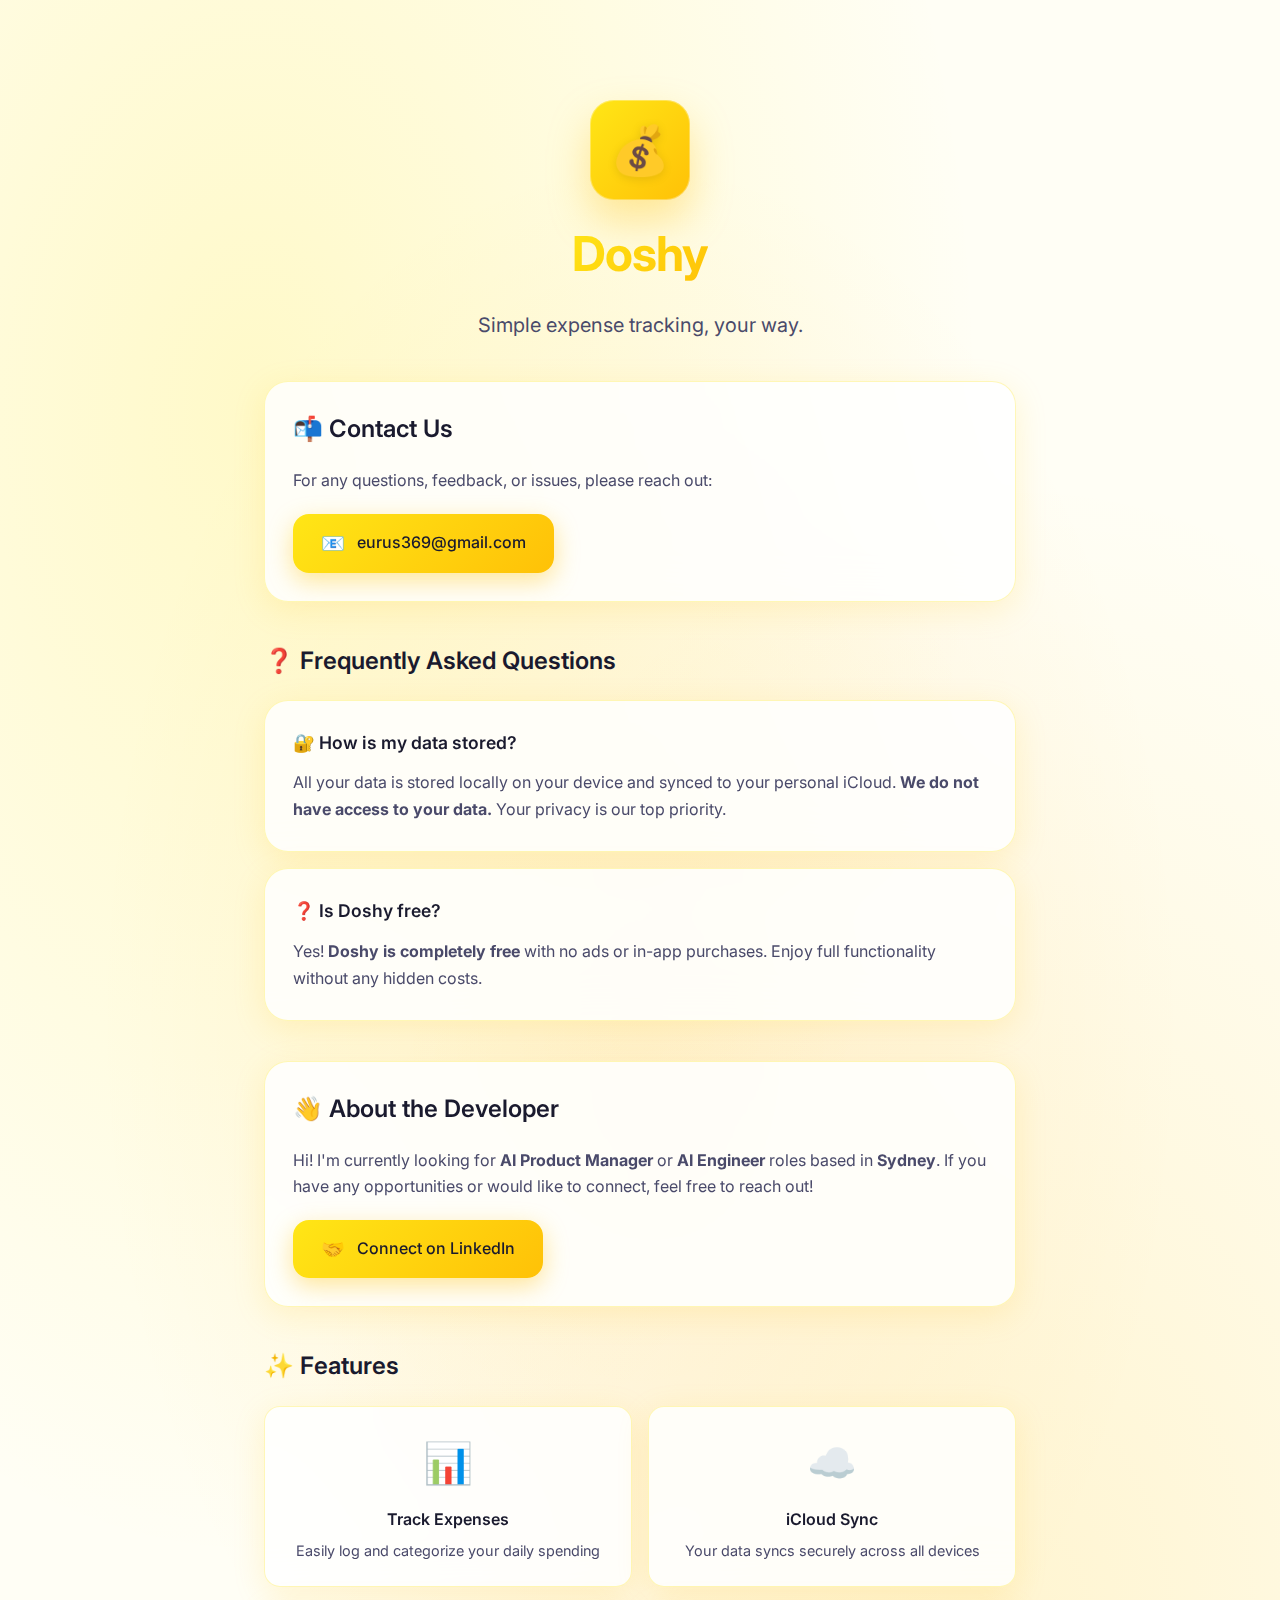
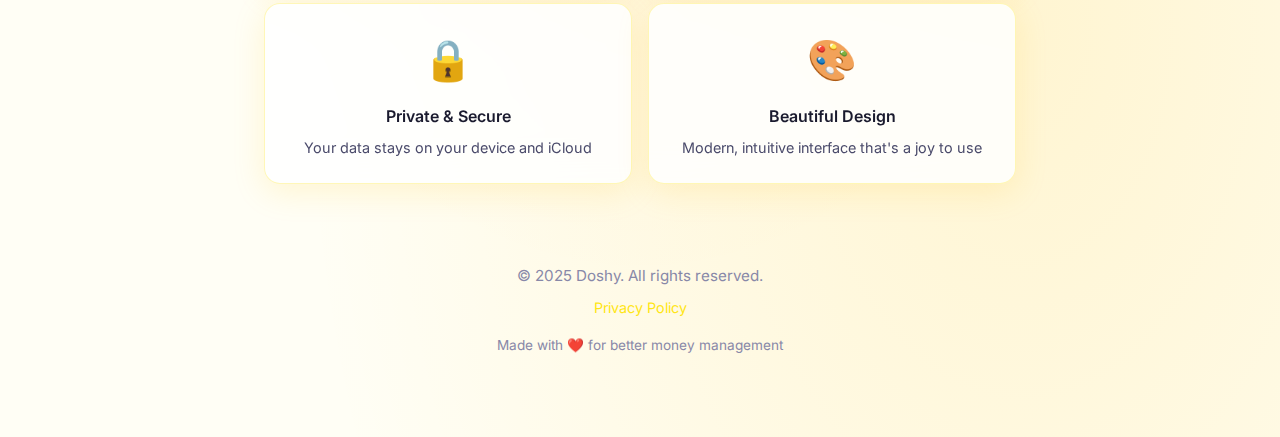
<file: index.html>
<!DOCTYPE html>
<html lang="en">

<head>
    <meta charset="UTF-8">
    <meta name="viewport" content="width=device-width, initial-scale=1.0">
    <meta name="description" content="Doshy - Your personal expense tracking app for iOS. Simple, private, and free.">
    <meta name="keywords" content="Doshy, expense tracker, iOS app, budget, money management, iCloud sync">
    <title>Doshy Support</title>
    <link rel="preconnect" href="https://fonts.googleapis.com">
    <link rel="preconnect" href="https://fonts.gstatic.com" crossorigin>
    <link href="https://fonts.googleapis.com/css2?family=Inter:wght@300;400;500;600;700&display=swap" rel="stylesheet">
    <link rel="stylesheet" href="styles.css">
</head>

<body>
    <div class="container">
        <!-- Hero Section -->
        <header class="hero">
            <div class="logo-container">
                <div class="app-icon">
                    <span class="icon-symbol">💰</span>
                </div>
                <h1>Doshy</h1>
            </div>
            <p class="tagline">Simple expense tracking, your way.</p>
        </header>

        <!-- Main Content -->
        <main>
            <!-- Contact Section -->
            <section class="card contact-section">
                <h2>📬 Contact Us</h2>
                <p>For any questions, feedback, or issues, please reach out:</p>
                <a href="mailto:eurus369@gmail.com" class="email-link">
                    <span class="email-icon">📧</span>
                    <span>eurus369@gmail.com</span>
                </a>
            </section>

            <!-- FAQ Section -->
            <section class="faq-section">
                <h2>❓ Frequently Asked Questions</h2>

                <div class="card faq-item">
                    <h3>🔐 How is my data stored?</h3>
                    <p>All your data is stored locally on your device and synced to your personal iCloud. <strong>We do
                            not have access to your data.</strong> Your privacy is our top priority.</p>
                </div>

                <div class="card faq-item">
                    <h3>❓ Is Doshy free?</h3>
                    <p>Yes! <strong>Doshy is completely free</strong> with no ads or in-app purchases. Enjoy full
                        functionality without any hidden costs.</p>
                </div>
            </section>

            <!-- About Developer Section -->
            <section class="card contact-section">
                <h2>👋 About the Developer</h2>
                <p>Hi! I'm currently looking for <strong>AI Product Manager</strong> or <strong>AI Engineer</strong>
                    roles based in <strong>Sydney</strong>. If you have any opportunities or would like to connect, feel
                    free to reach out!</p>
                <a href="https://www.linkedin.com/in/chenxi-liu-data/" target="_blank" class="email-link">
                    <span class="email-icon">🤝</span>
                    <span>Connect on LinkedIn</span>
                </a>
            </section>

            <!-- Features Section -->
            <section class="features-section">
                <h2>✨ Features</h2>
                <div class="features-grid">
                    <div class="feature-card">
                        <span class="feature-icon">📊</span>
                        <h4>Track Expenses</h4>
                        <p>Easily log and categorize your daily spending</p>
                    </div>
                    <div class="feature-card">
                        <span class="feature-icon">☁️</span>
                        <h4>iCloud Sync</h4>
                        <p>Your data syncs securely across all devices</p>
                    </div>
                    <div class="feature-card">
                        <span class="feature-icon">🔒</span>
                        <h4>Private & Secure</h4>
                        <p>Your data stays on your device and iCloud</p>
                    </div>
                    <div class="feature-card">
                        <span class="feature-icon">🎨</span>
                        <h4>Beautiful Design</h4>
                        <p>Modern, intuitive interface that's a joy to use</p>
                    </div>
                </div>
            </section>
        </main>

        <!-- Footer -->
        <footer>
            <div class="footer-content">
                <p>© 2025 Doshy. All rights reserved.</p>
                <a href="privacy.html" class="footer-link">Privacy Policy</a>
                <p class="made-with">Made with ❤️ for better money management</p>
            </div>
        </footer>
    </div>
</body>

</html>
</file>
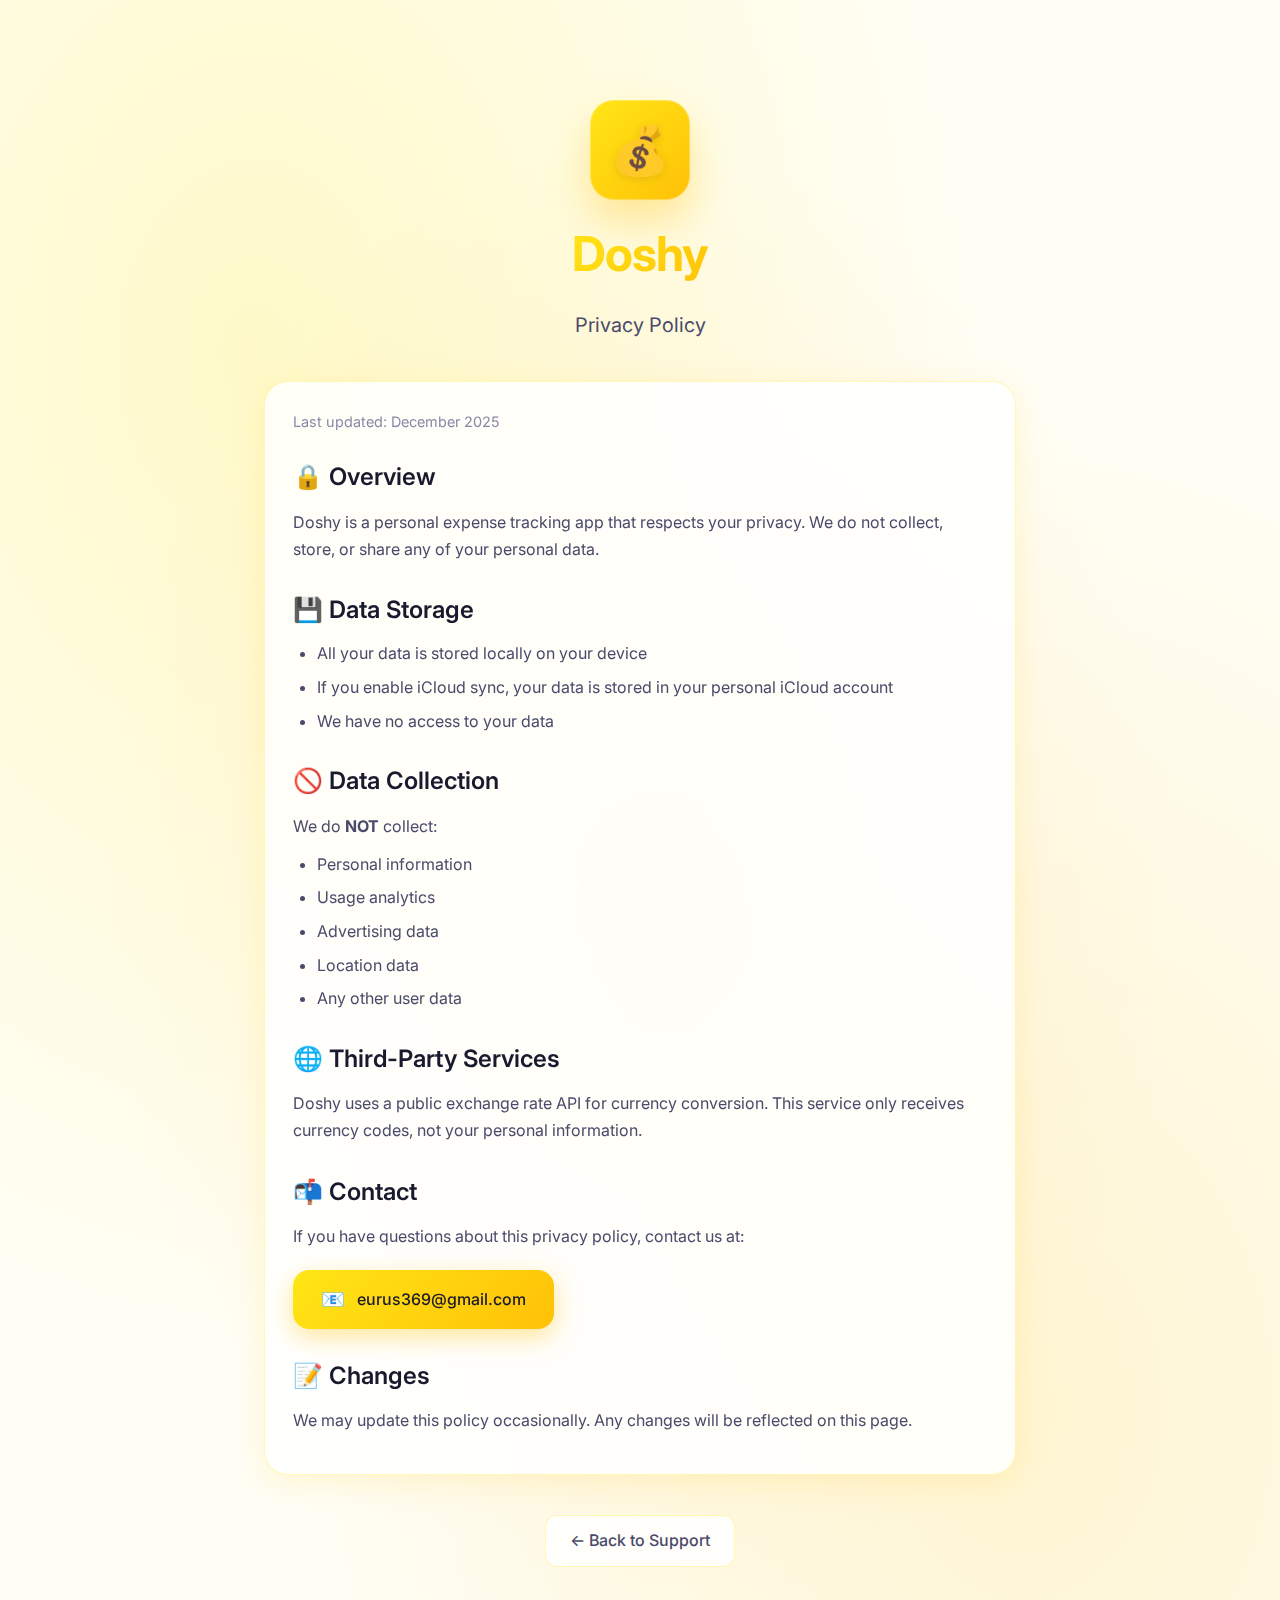
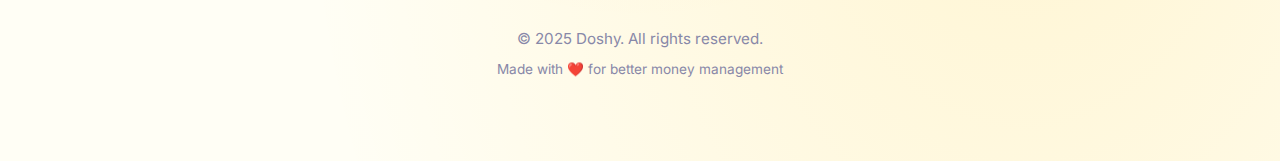
<file: privacy.html>
<!DOCTYPE html>
<html lang="en">

<head>
    <meta charset="UTF-8">
    <meta name="viewport" content="width=device-width, initial-scale=1.0">
    <meta name="description" content="Doshy Privacy Policy - Learn how we protect your data and respect your privacy.">
    <meta name="keywords" content="Doshy, privacy policy, data protection, iOS app">
    <title>Doshy Privacy Policy</title>
    <link rel="preconnect" href="https://fonts.googleapis.com">
    <link rel="preconnect" href="https://fonts.gstatic.com" crossorigin>
    <link href="https://fonts.googleapis.com/css2?family=Inter:wght@300;400;500;600;700&display=swap" rel="stylesheet">
    <link rel="stylesheet" href="styles.css">
</head>

<body>
    <div class="container">
        <!-- Hero Section -->
        <header class="hero">
            <div class="logo-container">
                <div class="app-icon">
                    <span class="icon-symbol">💰</span>
                </div>
                <h1>Doshy</h1>
            </div>
            <p class="tagline">Privacy Policy</p>
        </header>

        <!-- Main Content -->
        <main>
            <!-- Privacy Policy Content -->
            <section class="card privacy-section">
                <p class="last-updated">Last updated: December 2025</p>

                <h2>🔒 Overview</h2>
                <p>Doshy is a personal expense tracking app that respects your privacy. We do not collect, store, or
                    share any of your personal data.</p>

                <h2>💾 Data Storage</h2>
                <ul>
                    <li>All your data is stored locally on your device</li>
                    <li>If you enable iCloud sync, your data is stored in your personal iCloud account</li>
                    <li>We have no access to your data</li>
                </ul>

                <h2>🚫 Data Collection</h2>
                <p>We do <strong>NOT</strong> collect:</p>
                <ul>
                    <li>Personal information</li>
                    <li>Usage analytics</li>
                    <li>Advertising data</li>
                    <li>Location data</li>
                    <li>Any other user data</li>
                </ul>

                <h2>🌐 Third-Party Services</h2>
                <p>Doshy uses a public exchange rate API for currency conversion. This service only receives currency
                    codes, not your personal information.</p>

                <h2>📬 Contact</h2>
                <p>If you have questions about this privacy policy, contact us at:</p>
                <a href="mailto:eurus369@gmail.com" class="email-link">
                    <span class="email-icon">📧</span>
                    <span>eurus369@gmail.com</span>
                </a>

                <h2>📝 Changes</h2>
                <p>We may update this policy occasionally. Any changes will be reflected on this page.</p>
            </section>

            <!-- Back to Home -->
            <section class="back-link-section">
                <a href="index.html" class="back-link">← Back to Support</a>
            </section>
        </main>

        <!-- Footer -->
        <footer>
            <div class="footer-content">
                <p>© 2025 Doshy. All rights reserved.</p>
                <p class="made-with">Made with ❤️ for better money management</p>
            </div>
        </footer>
    </div>
</body>

</html>
</file>
<file: styles.css>
/* ============================================
   Doshy Support Page Styles
   Modern, clean design with glassmorphism
   ============================================ */

/* CSS Variables for easy theming */
:root {
    --primary-gradient: linear-gradient(135deg, #FFE616 0%, #FFC107 100%);
    --secondary-gradient: linear-gradient(135deg, #FFD54F 0%, #FF9800 100%);
    --accent-color: #FFE616;
    --accent-light: #FFF59D;
    --text-primary: #1a1a2e;
    --text-secondary: #4a4a6a;
    --text-muted: #8888a8;
    --bg-primary: #fffef5;
    --bg-card: rgba(255, 255, 255, 0.85);
    --bg-card-hover: rgba(255, 255, 255, 0.95);
    --border-color: rgba(255, 230, 22, 0.3);
    --shadow-soft: 0 8px 32px rgba(255, 193, 7, 0.15);
    --shadow-hover: 0 16px 48px rgba(255, 193, 7, 0.25);
    --radius-lg: 24px;
    --radius-md: 16px;
    --radius-sm: 12px;
}

/* Reset & Base Styles */
*,
*::before,
*::after {
    box-sizing: border-box;
    margin: 0;
    padding: 0;
}

html {
    scroll-behavior: smooth;
}

body {
    font-family: 'Inter', -apple-system, BlinkMacSystemFont, 'Segoe UI', Roboto, sans-serif;
    background: var(--bg-primary);
    background-image:
        radial-gradient(ellipse at 20% 20%, rgba(255, 230, 22, 0.2) 0%, transparent 50%),
        radial-gradient(ellipse at 80% 80%, rgba(255, 193, 7, 0.15) 0%, transparent 50%),
        radial-gradient(ellipse at 50% 50%, rgba(255, 152, 0, 0.1) 0%, transparent 60%);
    min-height: 100vh;
    color: var(--text-primary);
    line-height: 1.6;
}

/* Container */
.container {
    max-width: 800px;
    margin: 0 auto;
    padding: 40px 24px;
}

/* Hero Section */
.hero {
    text-align: center;
    padding: 60px 20px 40px;
    animation: fadeInDown 0.8s ease-out;
}

.logo-container {
    display: flex;
    flex-direction: column;
    align-items: center;
    gap: 16px;
    margin-bottom: 16px;
}

.app-icon {
    width: 100px;
    height: 100px;
    background: var(--primary-gradient);
    border-radius: 24px;
    display: flex;
    align-items: center;
    justify-content: center;
    box-shadow:
        0 20px 40px rgba(255, 193, 7, 0.35),
        0 0 0 1px rgba(255, 255, 255, 0.3) inset;
    animation: float 3s ease-in-out infinite;
}

.icon-symbol {
    font-size: 48px;
    filter: drop-shadow(0 2px 4px rgba(0, 0, 0, 0.1));
}

.hero h1 {
    font-size: 3rem;
    font-weight: 700;
    background: var(--primary-gradient);
    -webkit-background-clip: text;
    -webkit-text-fill-color: transparent;
    background-clip: text;
    letter-spacing: -0.02em;
}

.tagline {
    font-size: 1.25rem;
    color: var(--text-secondary);
    font-weight: 400;
}

/* Section Titles */
main h2 {
    font-size: 1.5rem;
    font-weight: 600;
    color: var(--text-primary);
    margin-bottom: 20px;
    display: flex;
    align-items: center;
    gap: 8px;
}

/* Card Styles */
.card {
    background: var(--bg-card);
    backdrop-filter: blur(20px);
    -webkit-backdrop-filter: blur(20px);
    border: 1px solid var(--border-color);
    border-radius: var(--radius-lg);
    padding: 28px;
    box-shadow: var(--shadow-soft);
    transition: all 0.3s ease;
}

.card:hover {
    background: var(--bg-card-hover);
    box-shadow: var(--shadow-hover);
    transform: translateY(-4px);
}

/* Contact Section */
.contact-section {
    margin-bottom: 40px;
    animation: fadeInUp 0.6s ease-out 0.2s both;
}

.contact-section p {
    color: var(--text-secondary);
    margin-bottom: 20px;
}

.email-link {
    display: inline-flex;
    align-items: center;
    gap: 12px;
    background: var(--primary-gradient);
    color: white;
    text-decoration: none;
    padding: 14px 28px;
    border-radius: var(--radius-md);
    font-weight: 500;
    font-size: 1rem;
    transition: all 0.3s ease;
    box-shadow: 0 8px 24px rgba(255, 193, 7, 0.4);
    color: #1a1a2e;
}

.email-link:hover {
    transform: translateY(-2px) scale(1.02);
    box-shadow: 0 12px 32px rgba(255, 193, 7, 0.5);
}

.email-icon {
    font-size: 1.2rem;
}

/* FAQ Section */
.faq-section {
    margin-bottom: 40px;
}

.faq-section h2 {
    animation: fadeInUp 0.6s ease-out 0.3s both;
}

.faq-item {
    margin-bottom: 16px;
    animation: fadeInUp 0.6s ease-out calc(0.4s + var(--delay, 0s)) both;
}

.faq-item:nth-child(2) {
    --delay: 0.1s;
}

.faq-item:nth-child(3) {
    --delay: 0.2s;
}

.faq-item:nth-child(4) {
    --delay: 0.3s;
}

.faq-item h3 {
    font-size: 1.1rem;
    font-weight: 600;
    color: var(--text-primary);
    margin-bottom: 12px;
    display: flex;
    align-items: center;
    gap: 8px;
}

.faq-item p {
    color: var(--text-secondary);
    line-height: 1.7;
}

/* Steps Navigation */
.steps {
    display: flex;
    flex-wrap: wrap;
    align-items: center;
    gap: 8px;
    margin-top: 16px;
    padding: 16px;
    background: rgba(255, 230, 22, 0.1);
    border-radius: var(--radius-sm);
}

.step {
    background: white;
    padding: 8px 14px;
    border-radius: 8px;
    font-size: 0.9rem;
    font-weight: 500;
    color: var(--text-secondary);
    box-shadow: 0 2px 8px rgba(0, 0, 0, 0.06);
    transition: all 0.2s ease;
}

.step.highlight {
    background: var(--primary-gradient);
    color: #1a1a2e;
    font-weight: 600;
}

.arrow {
    color: var(--text-muted);
    font-weight: 300;
}

/* Features Section */
.features-section {
    margin-bottom: 40px;
}

.features-section h2 {
    animation: fadeInUp 0.6s ease-out 0.6s both;
}

.features-grid {
    display: grid;
    grid-template-columns: repeat(2, 1fr);
    gap: 16px;
}

.feature-card {
    background: var(--bg-card);
    backdrop-filter: blur(20px);
    -webkit-backdrop-filter: blur(20px);
    border: 1px solid var(--border-color);
    border-radius: var(--radius-md);
    padding: 24px;
    text-align: center;
    box-shadow: var(--shadow-soft);
    transition: all 0.3s ease;
    animation: fadeInUp 0.6s ease-out calc(0.7s + var(--delay, 0s)) both;
}

.feature-card:nth-child(1) {
    --delay: 0s;
}

.feature-card:nth-child(2) {
    --delay: 0.1s;
}

.feature-card:nth-child(3) {
    --delay: 0.2s;
}

.feature-card:nth-child(4) {
    --delay: 0.3s;
}

.feature-card:hover {
    transform: translateY(-6px);
    box-shadow: var(--shadow-hover);
}

.feature-icon {
    display: block;
    font-size: 2.5rem;
    margin-bottom: 12px;
}

.feature-card h4 {
    font-size: 1rem;
    font-weight: 600;
    color: var(--text-primary);
    margin-bottom: 8px;
}

.feature-card p {
    font-size: 0.9rem;
    color: var(--text-secondary);
    line-height: 1.5;
}

/* Footer */
footer {
    padding: 40px 20px;
    text-align: center;
    animation: fadeInUp 0.6s ease-out 1s both;
}

.footer-content p {
    color: var(--text-muted);
    font-size: 0.95rem;
}

.made-with {
    margin-top: 8px;
    font-size: 0.85rem !important;
}

.footer-link {
    display: inline-block;
    color: var(--accent-color);
    text-decoration: none;
    font-size: 0.9rem;
    margin: 8px 0;
    transition: all 0.2s ease;
}

.footer-link:hover {
    color: var(--text-primary);
    text-decoration: underline;
}

/* Privacy Policy Section */
.privacy-section {
    margin-bottom: 40px;
    animation: fadeInUp 0.6s ease-out 0.2s both;
}

.privacy-section .last-updated {
    color: var(--text-muted);
    font-size: 0.9rem;
    margin-bottom: 24px;
}

.privacy-section h2 {
    margin-top: 28px;
    margin-bottom: 12px;
}

.privacy-section h2:first-of-type {
    margin-top: 0;
}

.privacy-section p {
    color: var(--text-secondary);
    margin-bottom: 12px;
    line-height: 1.7;
}

.privacy-section ul {
    color: var(--text-secondary);
    padding-left: 24px;
    margin-bottom: 16px;
}

.privacy-section li {
    margin-bottom: 8px;
    line-height: 1.6;
}

.privacy-section .email-link {
    margin-top: 8px;
}

/* Back Link Section */
.back-link-section {
    text-align: center;
    margin-bottom: 20px;
    animation: fadeInUp 0.6s ease-out 0.4s both;
}

.back-link {
    display: inline-flex;
    align-items: center;
    gap: 8px;
    color: var(--text-secondary);
    text-decoration: none;
    font-size: 1rem;
    font-weight: 500;
    padding: 12px 24px;
    border-radius: var(--radius-sm);
    background: var(--bg-card);
    border: 1px solid var(--border-color);
    transition: all 0.3s ease;
}

.back-link:hover {
    background: var(--bg-card-hover);
    color: var(--text-primary);
    transform: translateX(-4px);
    box-shadow: var(--shadow-soft);
}

/* Animations */
@keyframes fadeInDown {
    from {
        opacity: 0;
        transform: translateY(-30px);
    }

    to {
        opacity: 1;
        transform: translateY(0);
    }
}

@keyframes fadeInUp {
    from {
        opacity: 0;
        transform: translateY(30px);
    }

    to {
        opacity: 1;
        transform: translateY(0);
    }
}

@keyframes float {

    0%,
    100% {
        transform: translateY(0);
    }

    50% {
        transform: translateY(-10px);
    }
}

/* Responsive Design */
@media (max-width: 600px) {
    .container {
        padding: 24px 16px;
    }

    .hero {
        padding: 40px 16px 30px;
    }

    .hero h1 {
        font-size: 2.25rem;
    }

    .tagline {
        font-size: 1.1rem;
    }

    .app-icon {
        width: 80px;
        height: 80px;
        border-radius: 20px;
    }

    .icon-symbol {
        font-size: 36px;
    }

    .card {
        padding: 20px;
        border-radius: var(--radius-md);
    }

    .features-grid {
        grid-template-columns: 1fr;
    }

    .steps {
        justify-content: center;
    }

    .email-link {
        padding: 12px 24px;
        font-size: 0.95rem;
    }

    main h2 {
        font-size: 1.3rem;
    }
}

/* Dark Mode Support */
@media (prefers-color-scheme: dark) {
    :root {
        --text-primary: #f0f0f5;
        --text-secondary: #b0b0c5;
        --text-muted: #707090;
        --bg-primary: #0f0f1a;
        --bg-card: rgba(30, 30, 50, 0.85);
        --bg-card-hover: rgba(40, 40, 65, 0.95);
        --border-color: rgba(255, 255, 255, 0.08);
        --shadow-soft: 0 8px 32px rgba(0, 0, 0, 0.3);
        --shadow-hover: 0 16px 48px rgba(102, 126, 234, 0.25);
    }

    body {
        background-image:
            radial-gradient(ellipse at 20% 20%, rgba(255, 230, 22, 0.15) 0%, transparent 50%),
            radial-gradient(ellipse at 80% 80%, rgba(255, 193, 7, 0.1) 0%, transparent 50%),
            radial-gradient(ellipse at 50% 50%, rgba(255, 152, 0, 0.08) 0%, transparent 60%);
    }

    .step:not(.highlight) {
        background: rgba(255, 255, 255, 0.1);
        color: var(--text-secondary);
    }

    .steps {
        background: rgba(255, 230, 22, 0.08);
    }
}
</file>
